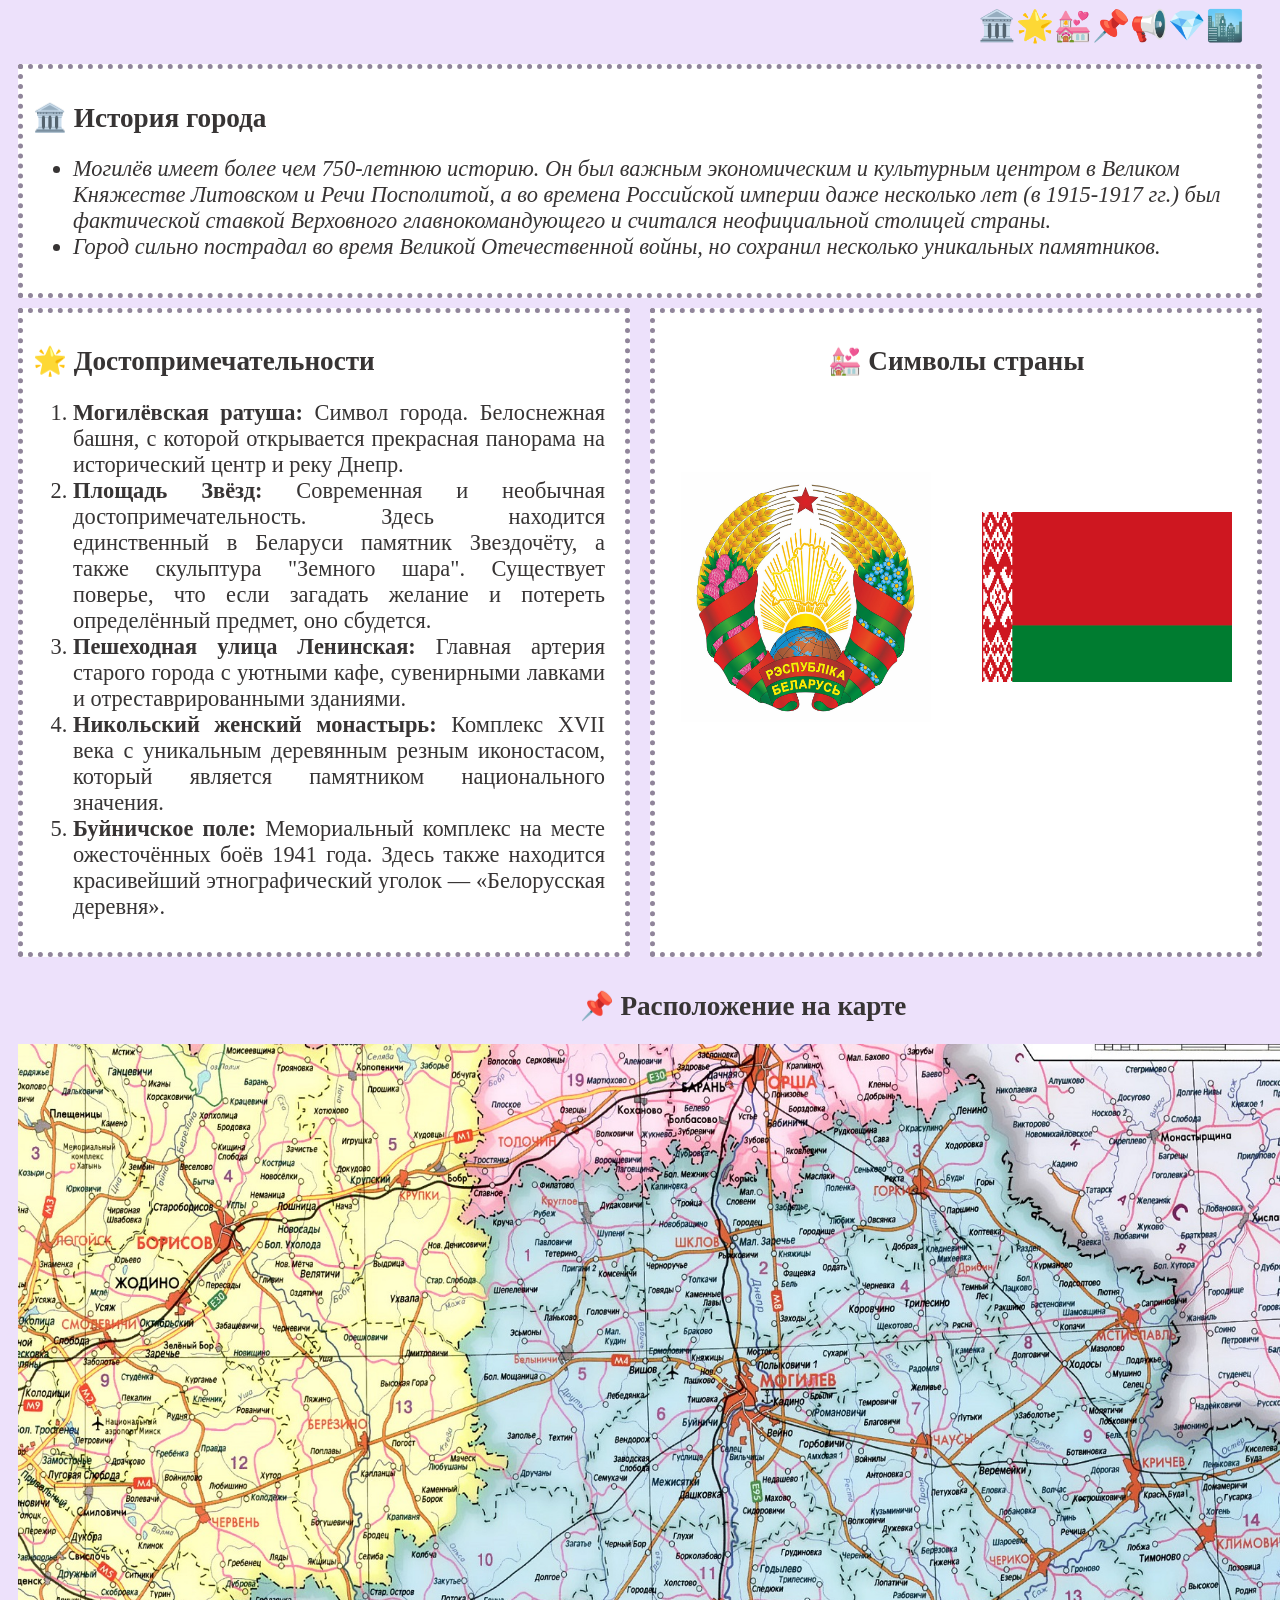
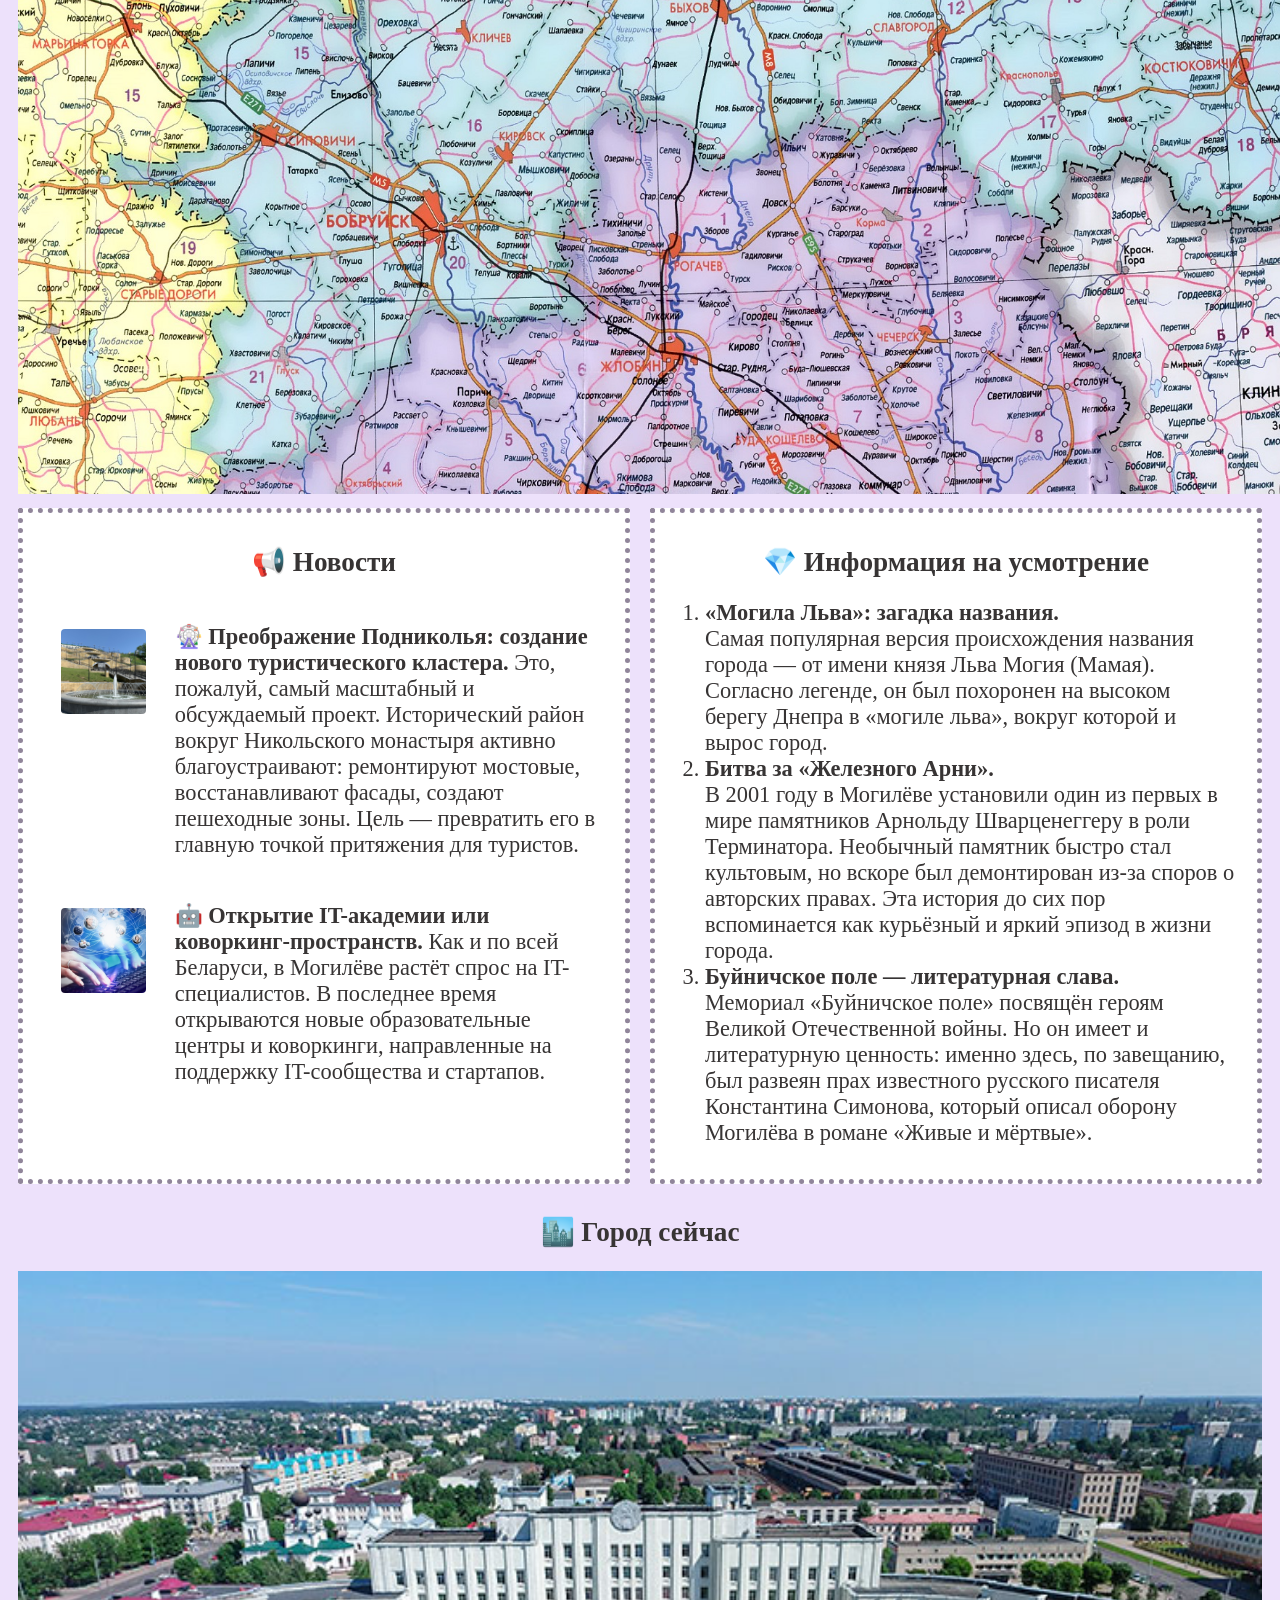
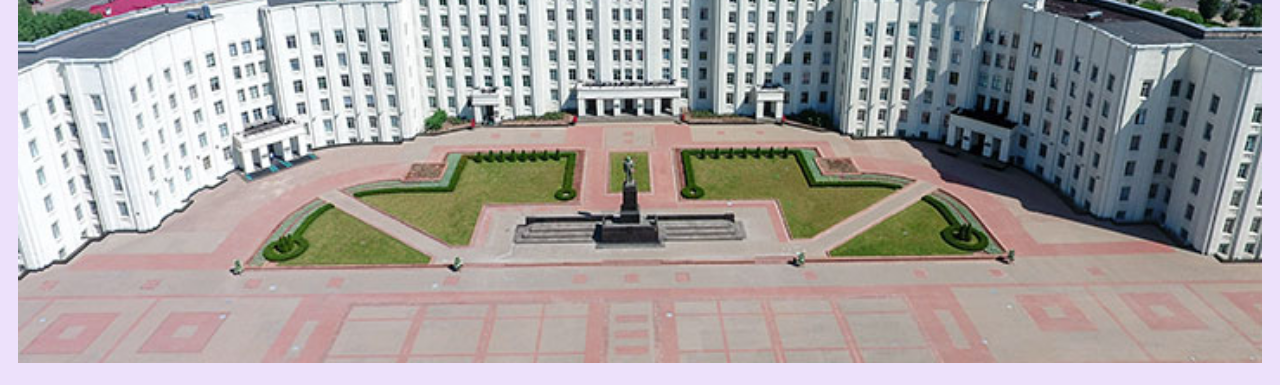
<file: index.html>
<!DOCTYPE html>
<html lang="ru">
<head>
    <style>
    @keyframes anima {
        0% {
            color: rgba(0, 0, 0, 0);
        }
        50% {
            color: rgba(0, 0, 0, 100);
        }
        100% {
            color: rgba(0, 0, 0, 0);
        }
    }
    body {
        background-color: rgb(237, 225, 251);
        color: rgb(55, 52, 52);
    }
    #section {
        display: flex;
        flex-wrap: wrap;
        padding: 10px;
        justify-content: space-around;
        gap: 10px 20px;
    }
    #fixed-section {
        font-size: 190%;
        display: flex;
        justify-content: flex-end;
        position: fixed;
        width: 100%;
    }
    h2 {
        font-size: 170%;
    }
    #dost {
        text-align: justify;
    }
    #history {
        flex-grow: 1;
        border: 5px dotted #90859a;
        padding: 10px;
        background-color: white;
    }
    #dostop {
        flex-grow: 1;
        border: 5px dotted #90859a;
        padding: 10px;
        flex-basis: 45%;
        background-color:white;
    }
    #symbols {
        flex-grow: 1;
        border: 5px dotted #90859a;
        padding: 10px;
        flex-basis: 45%;
        background-color: white;
    }
    #photo {
        display: flex;
        align-items: center;
        justify-content: space-around;
        gap: 30px 20px;
        flex-grow: 1;
    }
    #maps {
        flex-basis: 100%;
    }
    .anim {
        animation: anima 2s infinite;
    }
    #new {
        flex-grow: 1;
        border: 5px dotted #90859a;
        padding: 10px;
        flex-basis: 45%;
        background-color:white;
    }
    #something {
        flex-grow: 1;
        border: 5px dotted #90859a;
        padding: 10px;
        flex-basis: 45%;
        background-color:white;
    }
    #news {
        padding: 30px;
    }
    .news {
        display:grid;
        grid-template-columns: 1fr 3fr;
        align-items: center;
        justify-content: end;
        padding-right: 15px;
        padding-bottom: 30px;
    }
    .images {
        display: flex;
        justify-content: center;
        align-self: flex-start;
        padding-top: 20%;
    }
    #city {
        flex-grow: 1;
    }

</style>
    <meta charset="UTF-8">
    <meta name="viewport" content="width=device-width, initial-scale=1.0">
    <title>Mogilev</title>
</head>
<body>
    <div id="fixed-section">
        <div><a style="text-decoration: none;" href="#history">🏛️</div>
        <div><a style="text-decoration: none;" href="#dostop">🌟</a></div>
        <div><a style="text-decoration: none;" href="#symbols">💒</a></div>
        <div><a style="text-decoration: none;" href="#maps">📌</a></div>
        <div><a style="text-decoration: none;" href="#new">📢</a></div>
        <div><a style="text-decoration: none;" href="#something">💎</a></div>
        <div><a style="text-decoration: none;" href="#city">🏙️</a></div>
        <div><pre>   </pre></div>
    </div>
    <div id="section">
        <div style="margin-top: 20px;"><p> </p></div>
        <div id="history">
            <h2>🏛️ История города</h2>
            <ul style="font-style: italic; font-size: 140%;">
                <li>Могилёв имеет более чем 750-летнюю историю. Он был важным экономическим и культурным центром в Великом Княжестве Литовском и Речи Посполитой, а во времена Российской империи даже несколько лет (в 1915-1917 гг.) был фактической ставкой Верховного главнокомандующего и считался неофициальной столицей страны.</li>
                <li>Город сильно пострадал во время Великой Отечественной войны, но сохранил несколько уникальных памятников.</li>
            </ul>
        </div>
        <div id="dostop" style="flex-grow:1">
            <h2>🌟 Достопримечательности</h2>
            <div id="dost">
                <ol style="font-size: 140%; padding-right: 10px;">
                    <li><b>Могилёвская ратуша:</b> Символ города. Белоснежная башня, с которой открывается прекрасная панорама на исторический центр и реку Днепр.</li>
                    <li><b>Площадь Звёзд:</b> Современная и необычная достопримечательность. Здесь находится единственный в Беларуси памятник Звездочёту, а также скульптура "Земного шара". Существует поверье, что если загадать желание и потереть определённый предмет, оно сбудется.</li>
                    <li><b>Пешеходная улица Ленинская:</b> Главная артерия старого города с уютными кафе, сувенирными лавками и отреставрированными зданиями.</li>
                    <li><b>Никольский женский монастырь:</b> Комплекс XVII века с уникальным деревянным резным иконостасом, который является памятником национального значения.</li>
                    <li><b>Буйничское поле:</b> Мемориальный комплекс на месте ожесточённых боёв 1941 года. Здесь также находится красивейший этнографический уголок — «Белорусская деревня».</li>
                </ol>
            </div>
        </div>
        <div id="symbols">
            <h2 style="text-align: center;">💒 Символы страны</h2>
            <br><br><br><br>
            <div id="photo">
                <img style="width: 250px; height: 250px" src="gerb.jpg" alt="Герб">
                <img style="width: 250px; height: 170px" src="flag.jpg" alt="Флаг">
            </div>
        </div>
        <div id="maps">
            <h2 style="text-align: center;">📌 Расположение на карте</h2>
            <div style="text-align: center">
                <img style="width: 1450px; height: 1050px" src="map.jpg" alt="Карта">
            </div>
        </div>
        <div id="new">
            <h2 style="text-align: center;"><span class="anim">📢</span> Новости</h2>
            <div class="news" style="font-size: 140%">
                <div class="images">
                    <img style="width: 60%; border-radius: 4px;" src="podn.jpg" alt="Подниколье">
                </div>
                <p><b>🎡 Преображение Подниколья: создание нового туристического кластера.</b> Это, пожалуй, самый масштабный и обсуждаемый проект. Исторический район вокруг Никольского монастыря активно благоустраивают: ремонтируют мостовые, восстанавливают фасады, создают пешеходные зоны. Цель — превратить его в главную точкой притяжения для туристов.</p>
                <div class="images">
                    <img style="width: 60%; border-radius: 4px;" src="ut.jpg" alt="Подниколье">
                </div>
                <p><b>🤖 Открытие IT-академии или коворкинг-пространств.</b> Как и по всей Беларуси, в Могилёве растёт спрос на IT-специалистов. В последнее время открываются новые образовательные центры и коворкинги, направленные на поддержку IT-сообщества и стартапов.</p>
            </div>
        </div>
        <div id="something">
            <h2 style="text-align: center;">💎 Информация на усмотрение</h2>
            <ol style="font-size: 140%; padding-right: 10px;">
                <li><b>«Могила Льва»: загадка названия.</b><br>Самая популярная версия происхождения названия города — от имени князя Льва Могия (Мамая). Согласно легенде, он был похоронен на высоком берегу Днепра в «могиле льва», вокруг которой и вырос город.</li>
                <li><b>Битва за «Железного Арни».</b><br>В 2001 году в Могилёве установили один из первых в мире памятников Арнольду Шварценеггеру в роли Терминатора. Необычный памятник быстро стал культовым, но вскоре был демонтирован из-за споров о авторских правах. Эта история до сих пор вспоминается как курьёзный и яркий эпизод в жизни города.</li>
                <li><b>Буйничское поле — литературная слава.</b><br>Мемориал «Буйничское поле» посвящён героям Великой Отечественной войны. Но он имеет и литературную ценность: именно здесь, по завещанию, был развеян прах известного русского писателя Константина Симонова, который описал оборону Могилёва в романе «Живые и мёртвые».</li>
            </ol>
        </div>
        <div id="city">
            <h2 style="text-align: center;">🏙️ Город сейчас</h2>
            <div style="text-align: center;">
                <img style="width: 100%;" src="now.jpg" alt="Сейчас">
            </div>
        </div>
    </div>
</body>

</html>
</file>
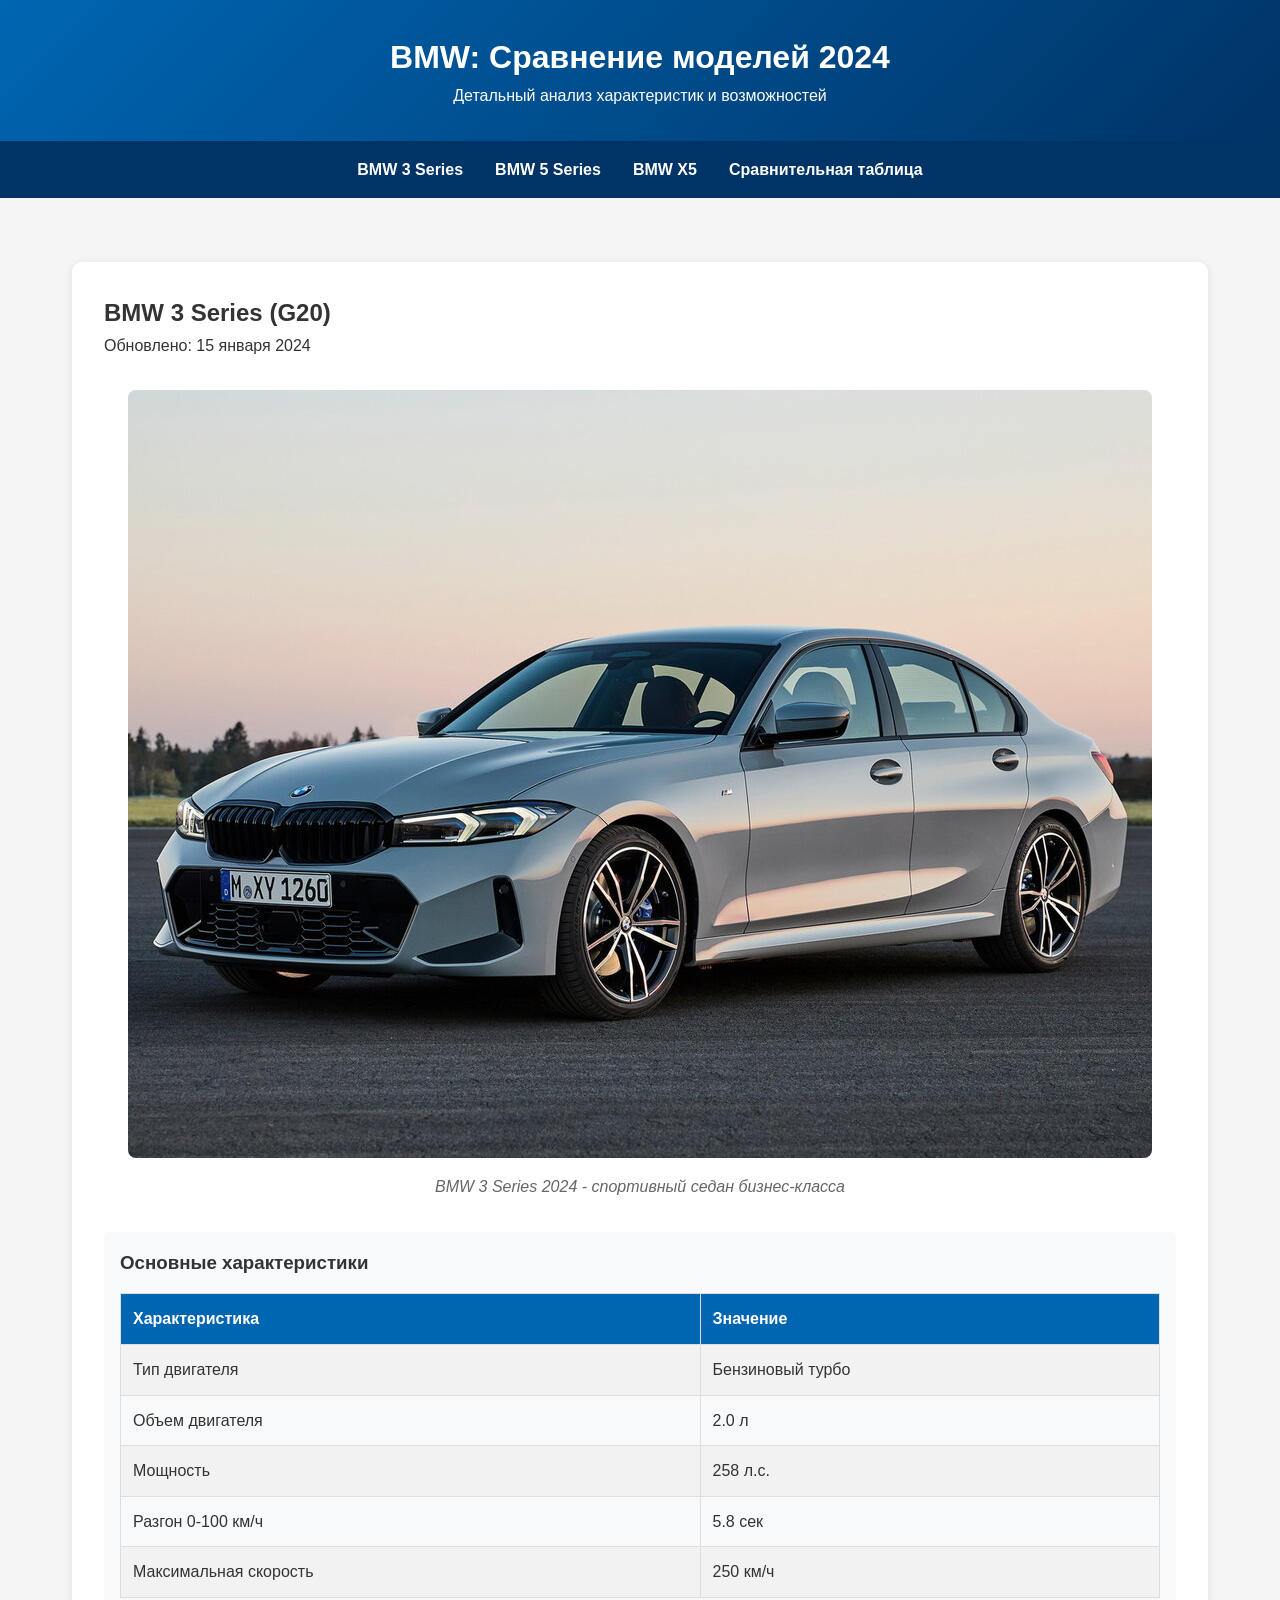
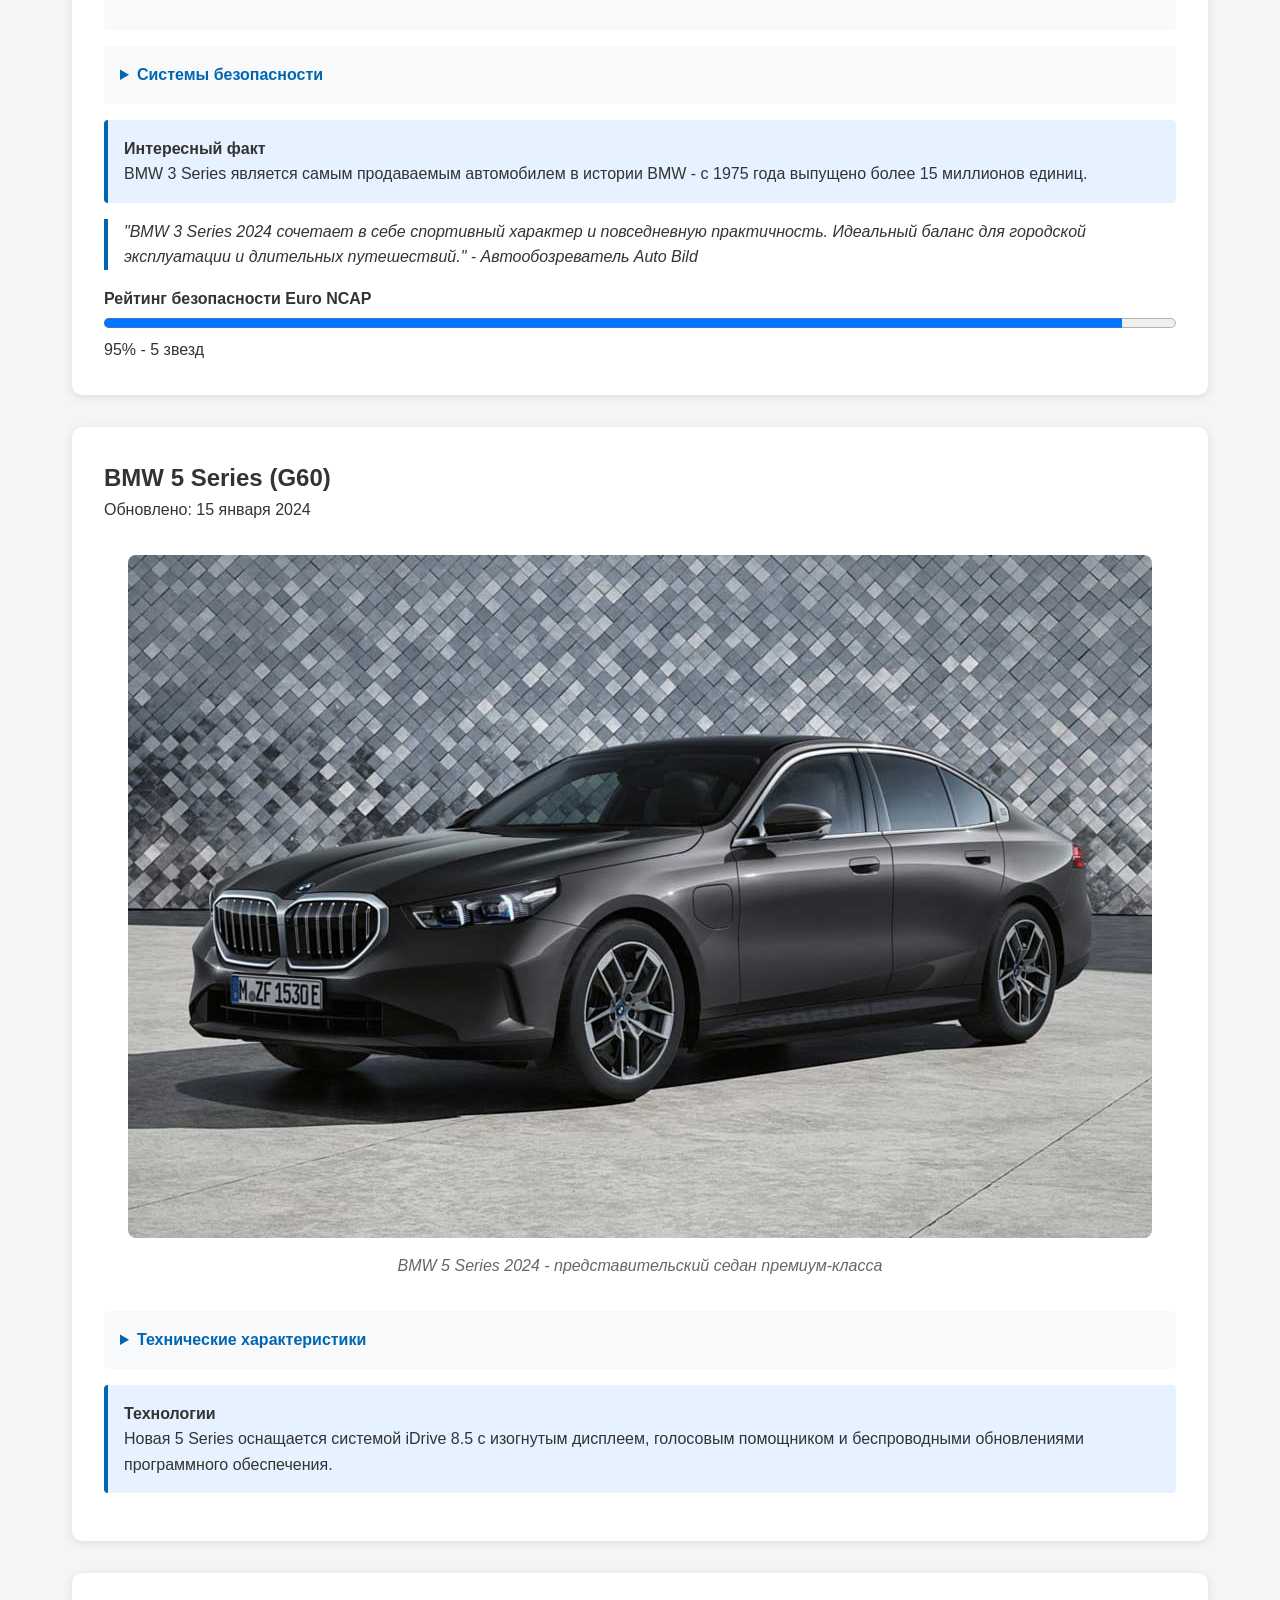
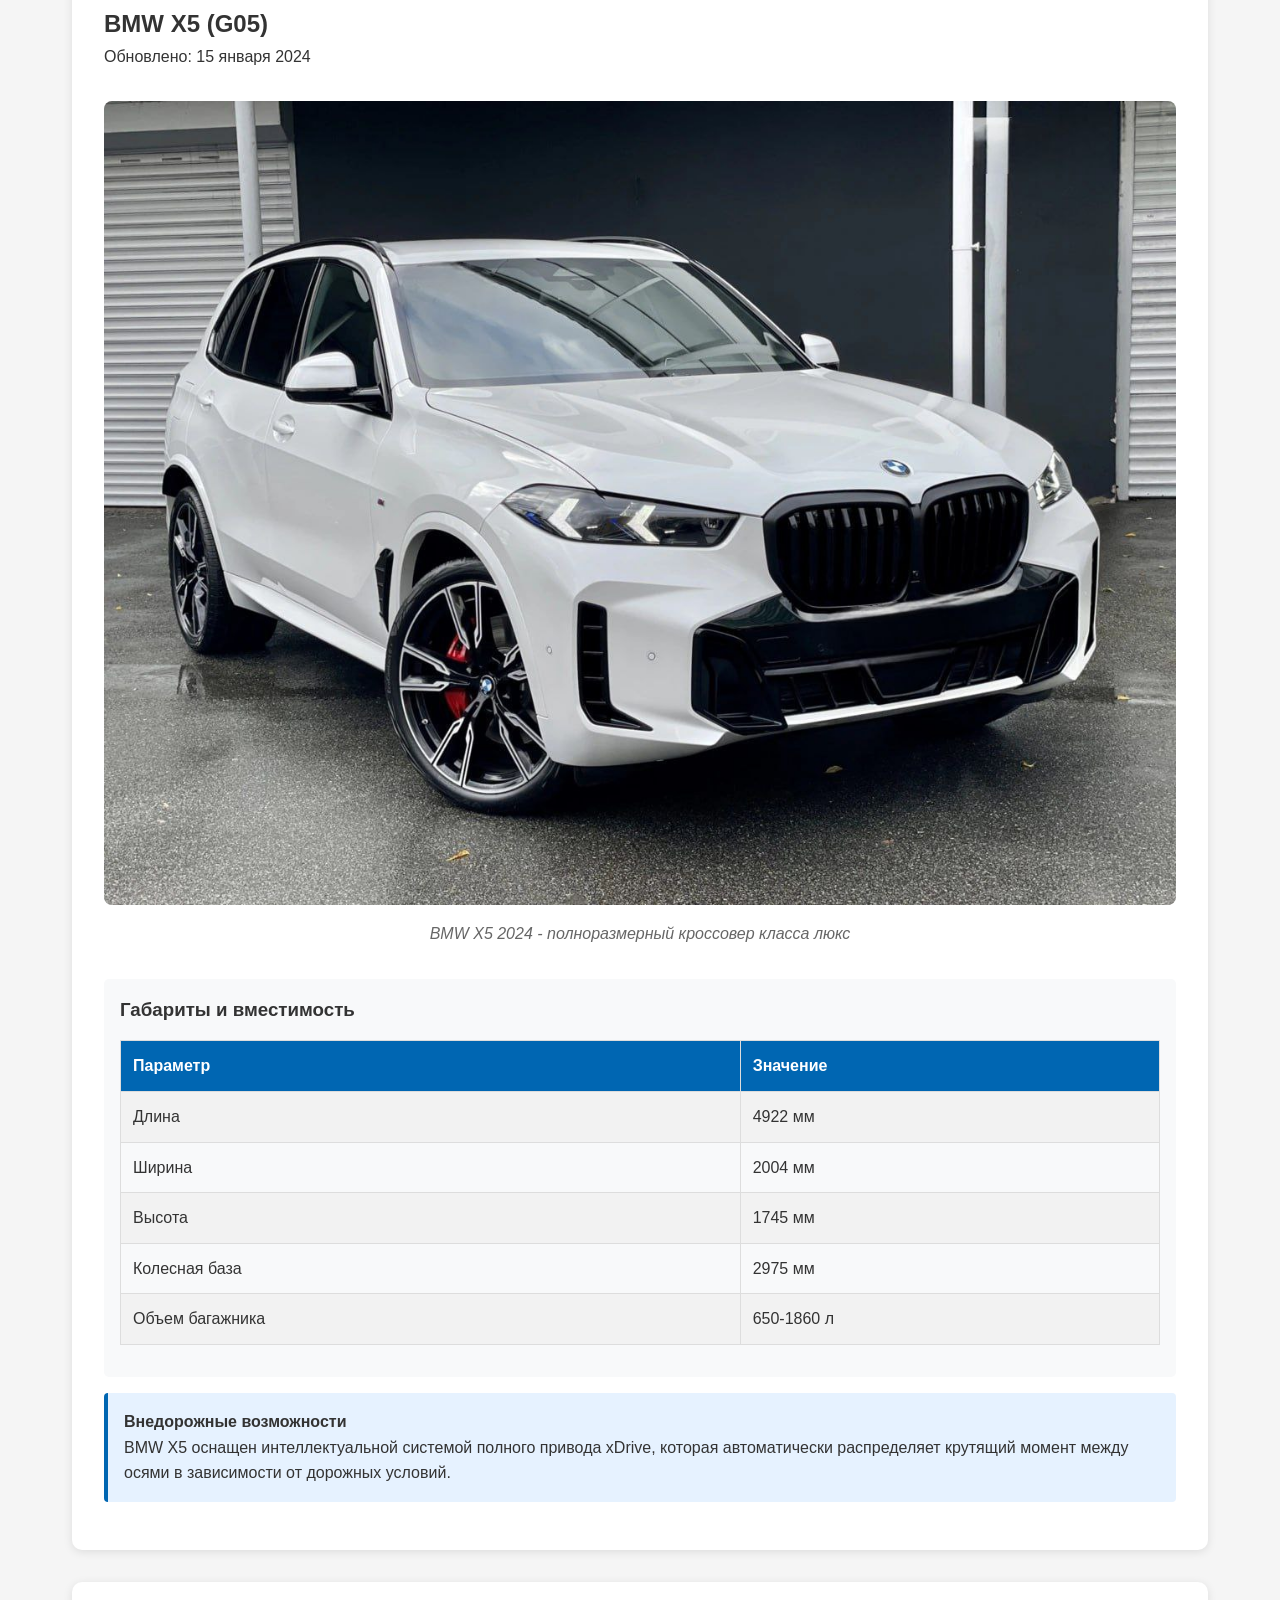
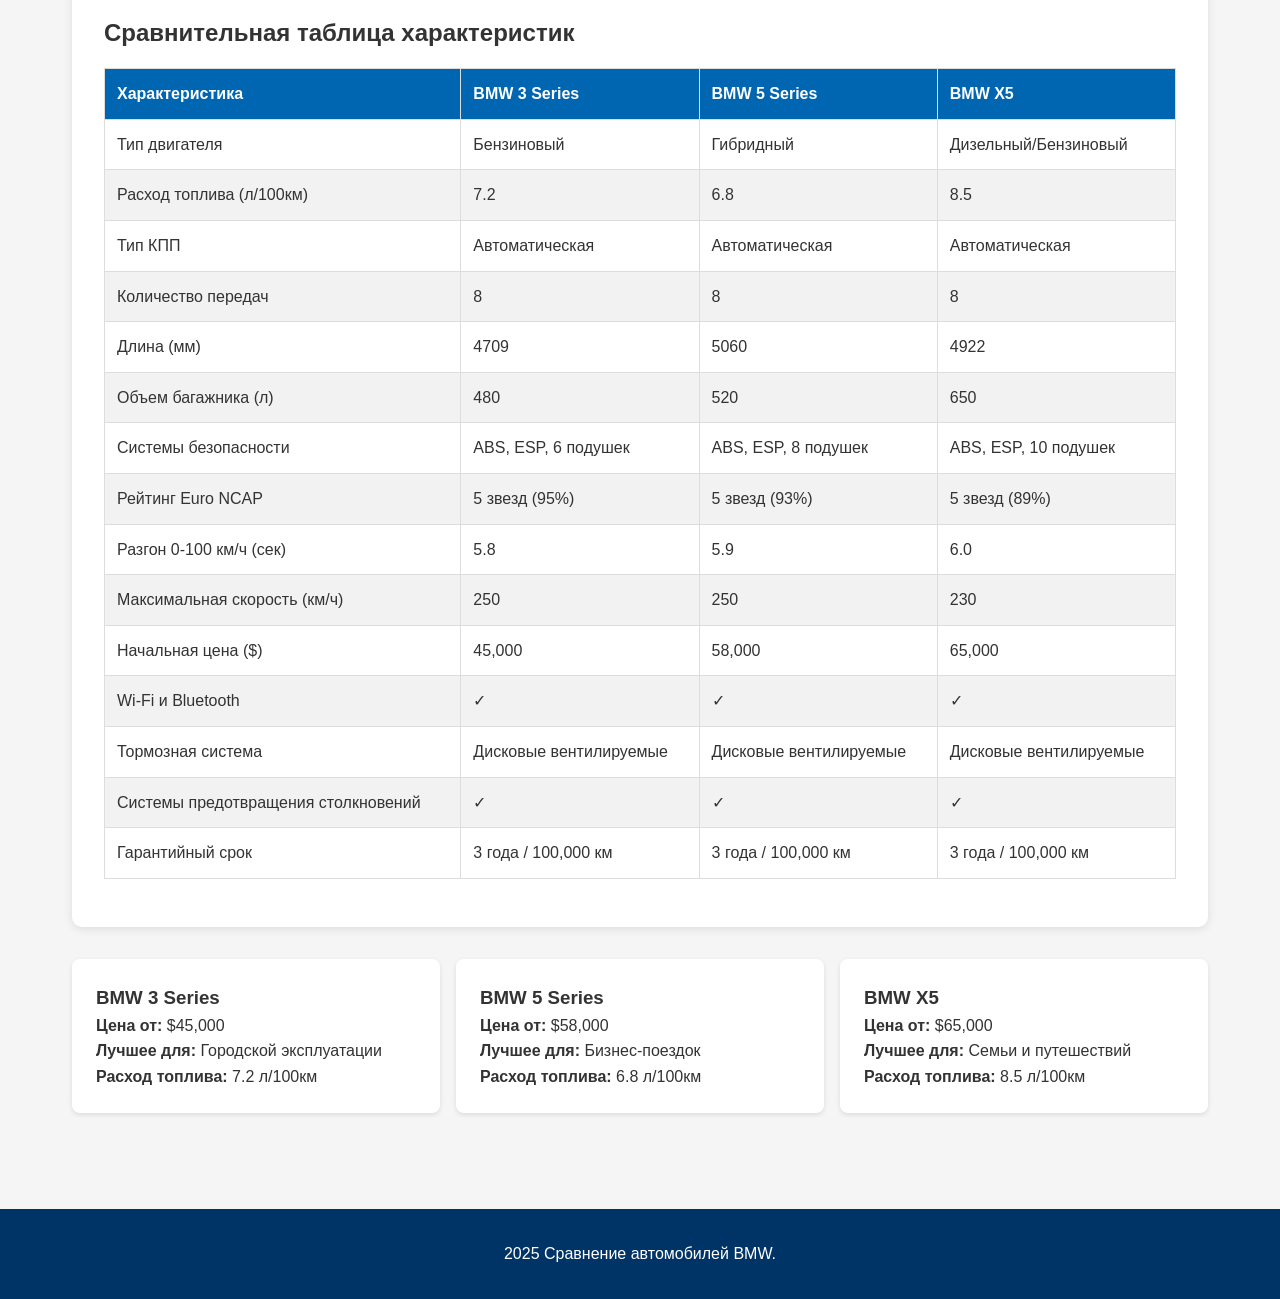
<file: second/index.html>
<!DOCTYPE html>
<html lang="ru">
<head>
    <meta charset="UTF-8">
    <meta name="viewport" content="width=device-width, initial-scale=1.0">
    <link rel="stylesheet" href="style.css">
    <title>BMW</title>
</head>
<body>
    <header>
        <h1>BMW: Сравнение моделей 2024</h1>
        <p>Детальный анализ характеристик и возможностей</p>
    </header>
    <nav>
        <ul>
            <li><a href="#bmw-3">BMW 3 Series</a></li>
            <li><a href="#bmw-5">BMW 5 Series</a></li>
            <li><a href="#bmw-x5">BMW X5</a></li>
            <li><a href="#comparison">Сравнительная таблица</a></li>
        </ul>
    </nav>
    <div class="container">
        <section id="bmw-3">
            <h2>BMW 3 Series (G20)</h2>
            <time datetime="2024-01-15">Обновлено: 15 января 2024</time>
            <figure>
                <img src="3.jpg" alt="BMW 3 Series 2024">
                <figcaption>BMW 3 Series 2024 - спортивный седан бизнес-класса</figcaption>
            </figure>
            <div class="spec-table">
                <h3>Основные характеристики</h3>
                <table>
                    <tr>
                        <th>Характеристика</th>
                        <th>Значение</th>
                    </tr>
                    <tr>
                        <td>Тип двигателя</td>
                        <td>Бензиновый турбо</td>
                    </tr>
                    <tr>
                        <td>Объем двигателя</td>
                        <td>2.0 л</td>
                    </tr>
                    <tr>
                        <td>Мощность</td>
                        <td>258 л.с.</td>
                    </tr>
                    <tr>
                        <td>Разгон 0-100 км/ч</td>
                        <td>5.8 сек</td>
                    </tr>
                    <tr>
                        <td>Максимальная скорость</td>
                        <td>250 км/ч</td>
                    </tr>
                </table>
            </div>
            <details>
                <summary>Системы безопасности</summary>
                <p>ABS, ESP, 6 подушек безопасности, система мониторинга слепых зон, 
                    ассистент движения по полосе, экстренное торможение.</p>
            </details>
            <aside>
                <h4>Интересный факт</h4>
                <p>BMW 3 Series является самым продаваемым автомобилем в истории BMW - 
                    с 1975 года выпущено более 15 миллионов единиц.</p>
            </aside>
            <blockquote>
                "BMW 3 Series 2024 сочетает в себе спортивный характер и повседневную практичность. 
                Идеальный баланс для городской эксплуатации и длительных путешествий."
                <cite>- Автообозреватель Auto Bild</cite>
            </blockquote>
            <div>
                <h4>Рейтинг безопасности Euro NCAP</h4>
                <progress value="95" max="100">95%</progress>
                <span>95% - 5 звезд</span>
            </div>
        </section>
        <section id="bmw-5">
            <h2>BMW 5 Series (G60)</h2>
            <time datetime="2024-01-15">Обновлено: 15 января 2024</time>
            <figure>
                <img src="2.jpg" alt="BMW 5 Series 2024">
                <figcaption>BMW 5 Series 2024 - представительский седан премиум-класса</figcaption>
            </figure>
            <details>
                <summary>Технические характеристики</summary>
                <div class="spec-table">
                    <table>
                        <tr>
                            <th>Параметр</th>
                            <th>Значение</th>
                        </tr>
                        <tr>
                            <td>Тип двигателя</td>
                            <td>Гибридный</td>
                        </tr>
                        <tr>
                            <td>Расход топлива</td>
                            <td>6.8 л/100км</td>
                        </tr>
                        <tr>
                            <td>Коробка передач</td>
                            <td>Автоматическая 8-ступенчатая</td>
                        </tr>
                        <tr>
                            <td>Объем багажника</td>
                            <td>520 л</td>
                        </tr>
                    </table>
                </div>
            </details>
            <aside>
                <h4>Технологии</h4>
                <p>Новая 5 Series оснащается системой iDrive 8.5 с изогнутым дисплеем, 
                    голосовым помощником и беспроводными обновлениями программного обеспечения.</p>
            </aside>
        </section>
        <section id="bmw-x5">
            <h2>BMW X5 (G05)</h2>
            <time datetime="2024-01-15">Обновлено: 15 января 2024</time>
            <figure>
                <img src="1.jpg" alt="BMW X5 2024">
                <figcaption>BMW X5 2024 - полноразмерный кроссовер класса люкс</figcaption>
            </figure>
            <div class="spec-table">
                <h3>Габариты и вместимость</h3>
                <table>
                    <tr>
                        <th>Параметр</th>
                        <th>Значение</th>
                    </tr>
                    <tr>
                        <td>Длина</td>
                        <td>4922 мм</td>
                    </tr>
                    <tr>
                        <td>Ширина</td>
                        <td>2004 мм</td>
                    </tr>
                    <tr>
                        <td>Высота</td>
                        <td>1745 мм</td>
                    </tr>
                    <tr>
                        <td>Колесная база</td>
                        <td>2975 мм</td>
                    </tr>
                    <tr>
                        <td>Объем багажника</td>
                        <td>650-1860 л</td>
                    </tr>
                </table>
            </div>
            <aside>
                <h4>Внедорожные возможности</h4>
                <p>BMW X5 оснащен интеллектуальной системой полного привода xDrive, 
                    которая автоматически распределяет крутящий момент между осями в зависимости от дорожных условий.</p>
            </aside>
        </section>
        <section id="comparison">
            <h2>Сравнительная таблица характеристик</h2>
            <table>
                <thead>
                    <tr>
                        <th>Характеристика</th>
                        <th>BMW 3 Series</th>
                        <th>BMW 5 Series</th>
                        <th>BMW X5</th>
                    </tr>
                </thead>
                <tbody>
                    <tr>
                        <td>Тип двигателя</td>
                        <td>Бензиновый</td>
                        <td>Гибридный</td>
                        <td>Дизельный/Бензиновый</td>
                    </tr>
                    <tr>
                        <td>Расход топлива (л/100км)</td>
                        <td>7.2</td>
                        <td>6.8</td>
                        <td>8.5</td>
                    </tr>
                    <tr>
                        <td>Тип КПП</td>
                        <td>Автоматическая</td>
                        <td>Автоматическая</td>
                        <td>Автоматическая</td>
                    </tr>
                    <tr>
                        <td>Количество передач</td>
                        <td>8</td>
                        <td>8</td>
                        <td>8</td>
                    </tr>
                    <tr>
                        <td>Длина (мм)</td>
                        <td>4709</td>
                        <td>5060</td>
                        <td>4922</td>
                    </tr>
                    <tr>
                        <td>Объем багажника (л)</td>
                        <td>480</td>
                        <td>520</td>
                        <td>650</td>
                    </tr>
                    <tr>
                        <td>Системы безопасности</td>
                        <td>ABS, ESP, 6 подушек</td>
                        <td>ABS, ESP, 8 подушек</td>
                        <td>ABS, ESP, 10 подушек</td>
                    </tr>
                    <tr>
                        <td>Рейтинг Euro NCAP</td>
                        <td>5 звезд (95%)</td>
                        <td>5 звезд (93%)</td>
                        <td>5 звезд (89%)</td>
                    </tr>
                    <tr>
                        <td>Разгон 0-100 км/ч (сек)</td>
                        <td>5.8</td>
                        <td>5.9</td>
                        <td>6.0</td>
                    </tr>
                    <tr>
                        <td>Максимальная скорость (км/ч)</td>
                        <td>250</td>
                        <td>250</td>
                        <td>230</td>
                    </tr>
                    <tr>
                        <td>Начальная цена ($)</td>
                        <td>45,000</td>
                        <td>58,000</td>
                        <td>65,000</td>
                    </tr>
                    <tr>
                        <td>Wi-Fi и Bluetooth</td>
                        <td>✓</td>
                        <td>✓</td>
                        <td>✓</td>
                    </tr>
                    <tr>
                        <td>Тормозная система</td>
                        <td>Дисковые вентилируемые</td>
                        <td>Дисковые вентилируемые</td>
                        <td>Дисковые вентилируемые</td>
                    </tr>
                    <tr>
                        <td>Системы предотвращения столкновений</td>
                        <td>✓</td>
                        <td>✓</td>
                        <td>✓</td>
                    </tr>
                    <tr>
                        <td>Гарантийный срок</td>
                        <td>3 года / 100,000 км</td>
                        <td>3 года / 100,000 км</td>
                        <td>3 года / 100,000 км</td>
                    </tr>
                </tbody>
            </table>
        </section>
        <div class="comparison-grid">
            <div class="car-card">
                <h3>BMW 3 Series</h3>
                <p><strong>Цена от:</strong> $45,000</p>
                <p><strong>Лучшее для:</strong> Городской эксплуатации</p>
                <p><strong>Расход топлива:</strong> 7.2 л/100км</p>
            </div>
            <div class="car-card">
                <h3>BMW 5 Series</h3>
                <p><strong>Цена от:</strong> $58,000</p>
                <p><strong>Лучшее для:</strong> Бизнес-поездок</p>
                <p><strong>Расход топлива:</strong> 6.8 л/100км</p>
            </div>
            <div class="car-card">
                <h3>BMW X5</h3>
                <p><strong>Цена от:</strong> $65,000</p>
                <p><strong>Лучшее для:</strong> Семьи и путешествий</p>
                <p><strong>Расход топлива:</strong> 8.5 л/100км</p>
            </div>
        </div>
    </div>
    <footer>
        <p>2025 Сравнение автомобилей BMW.</p>
    </footer>
</body>
</html>
</file>
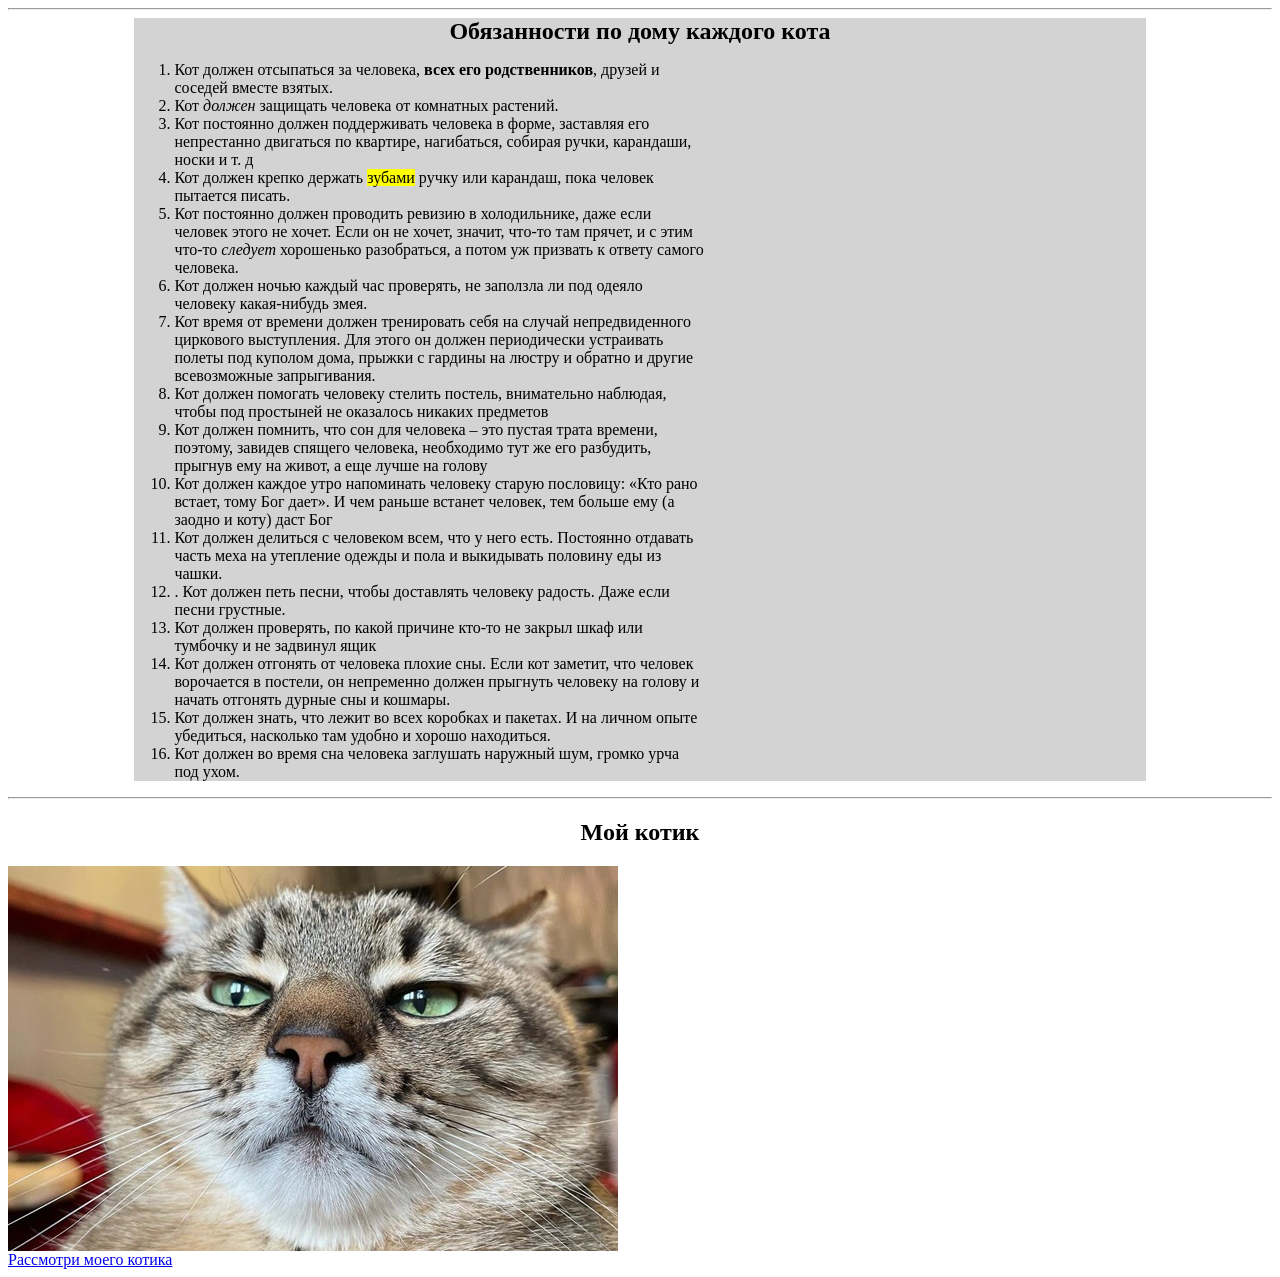
<file: first.html>
<html>
    <head>
        <title>Веб-разработка</title>
        <hr>
    </head>
    <div class="container">
        <section>
            <h1 style="text-align: center;">Обязанности по дому каждого кота</h1>
        <ol>
            <li>Кот должен отсыпаться за человека, <b>всех его родственников</b>, друзей и <br>
                соседей вместе взятых.</li>
            <li>Кот <em>должен</em> защищать человека от комнатных растений.</li>
            <li>Кот постоянно должен поддерживать человека в форме, заставляя его <br>
                непрестанно двигаться по квартире, нагибаться, собирая ручки, карандаши, <br>
                носки и т. д</li>
            <li>Кот должен крепко держать <mark>зубами</mark> ручку или карандаш, пока человек <br>
                пытается писать.</li>
            <li>Кот постоянно должен проводить ревизию в холодильнике, даже если <br>
                человек этого не хочет. Если он не хочет, значит, что-то там прячет, и с этим <br>
                что-то <i>следует</i> хорошенько разобраться, а потом уж призвать к ответу самого <br>
                человека.</li>
            <li>Кот должен ночью каждый час проверять, не заползла ли под одеяло <br>
                человеку какая-нибудь змея.</li>
            <li>Кот время от времени должен тренировать себя на случай непредвиденного <br>
                циркового выступления. Для этого он должен периодически устраивать <br>
                полеты под куполом дома, прыжки с гардины на люстру и обратно и другие <br>
                всевозможные запрыгивания.</li>
            <li>Кот должен помогать человеку стелить постель, внимательно наблюдая, <br>
                чтобы под простыней не оказалось никаких предметов</li>
            <li>Кот должен помнить, что сон для человека – это пустая трата времени, <br>
                поэтому, завидев спящего человека, необходимо тут же его разбудить, <br>
                прыгнув ему на живот, а еще лучше на голову</li>
            <li>Кот должен каждое утро напоминать человеку старую пословицу: «Кто рано <br>
                встает, тому Бог дает». И чем раньше встанет человек, тем больше ему (а <br>
                заодно и коту) даст Бог</li>
            <li>Кот должен делиться с человеком всем, что у него есть. Постоянно отдавать <br>
                часть меха на утепление одежды и пола и выкидывать половину еды из <br>
                чашки.</li>
            <li>. Кот должен петь песни, чтобы доставлять человеку радость. Даже если <br>
                песни грустные.</li>
            <li>Кот должен проверять, по какой причине кто-то не закрыл шкаф или <br>
                тумбочку и не задвинул ящик</li>
            <li>Кот должен отгонять от человека плохие сны. Если кот заметит, что человек <br>
                ворочается в постели, он непременно должен прыгнуть человеку на голову и <br>
                начать отгонять дурные сны и кошмары.</li>
            <li>Кот должен знать, что лежит во всех коробках и пакетах. И на личном опыте <br>
                убедиться, насколько там удобно и хорошо находиться.</li>
            <li>Кот должен во время сна человека заглушать наружный шум, громко урча <br>
                под ухом. </li>
        </ol>
        </section>
    </div>
        <hr>
        <h2 style="text-align: center;"> Мой котик</h2>
        <img src="cat.jpg" width="610px" height="385px" alt="Котик типа"></img>
        <br>
        <a href="file:///C:/Users/ASUS/OneDrive/Desktop/cat.jpg" style="display: block; margin: 0 auto;">Рассмотри моего котика</a>
    </body>
</html>
<style>
.container {
    width: 80%;
    margin: 0 auto;
    background-color: lightgray;
}
h1 {
    margin: 0 auto;
}

</style>
</file>
<file: second/style.css>
* {
    margin: 0;
    padding: 0;
    box-sizing: border-box;
}
body {
    font-family: 'Arial', sans-serif;
    line-height: 1.6;
    color: #333;
    background-color: #f5f5f5;
}
header {
    background: linear-gradient(135deg, #0066b2, #003366);
    color: white;
    padding: 2rem 0;
    text-align: center;
}
nav {
    background: #003366;
    padding: 1rem;
}
nav ul {
    list-style: none;
    display: flex;
    justify-content: center;
    gap: 2rem;
}
nav a {
    color: white;
    text-decoration: none;
    font-weight: bold;
}
nav a:hover {
    color: #66b3ff;
}
.container {
    max-width: 1200px;
    margin: 0 auto;
    padding: 2rem;
}
section {
    background: white;
    margin: 2rem 0;
    padding: 2rem;
    border-radius: 10px;
    box-shadow: 0 2px 10px rgba(0,0,0,0.1);
}
table {
    width: 100%;
    border-collapse: collapse;
    margin: 1rem 0;
}
th, td {
    border: 1px solid #ddd;
    padding: 12px;
    text-align: left;
}
th {
    background-color: #0066b2;
    color: white;
}
tr:nth-child(even) {
    background-color: #f2f2f2;
}
figure {
    margin: 2rem 0;
    text-align: center;
}
img {
    max-width: 100%;
    height: auto;
    border-radius: 8px;
}
figcaption {
    margin-top: 0.5rem;
    font-style: italic;
    color: #666;
}
aside {
    background: #e6f2ff;
    padding: 1rem;
    margin: 1rem 0;
    border-left: 4px solid #0066b2;
    border-radius: 4px;
}
details {
    margin: 1rem 0;
    padding: 1rem;
    background: #f8f9fa;
    border-radius: 5px;
}
summary {
    cursor: pointer;
    font-weight: bold;
    color: #0066b2;
}
.comparison-grid {
    display: grid;
    grid-template-columns: repeat(auto-fit, minmax(300px, 1fr));
    gap: 1rem;
    margin: 2rem 0;
}
.car-card {
    background: white;
    padding: 1.5rem;
    border-radius: 8px;
    box-shadow: 0 2px 5px rgba(0,0,0,0.1);
}
blockquote {
    border-left: 4px solid #0066b2;
    padding-left: 1rem;
    margin: 1rem 0;
    font-style: italic;
}
progress {
    width: 100%;
    height: 20px;
}
footer {
    background: #003366;
    color: white;
    text-align: center;
    padding: 2rem 0;
    margin-top: 2rem;
}
.spec-table {
    background: #f8f9fa;
    padding: 1rem;
    border-radius: 5px;
}
</file>
